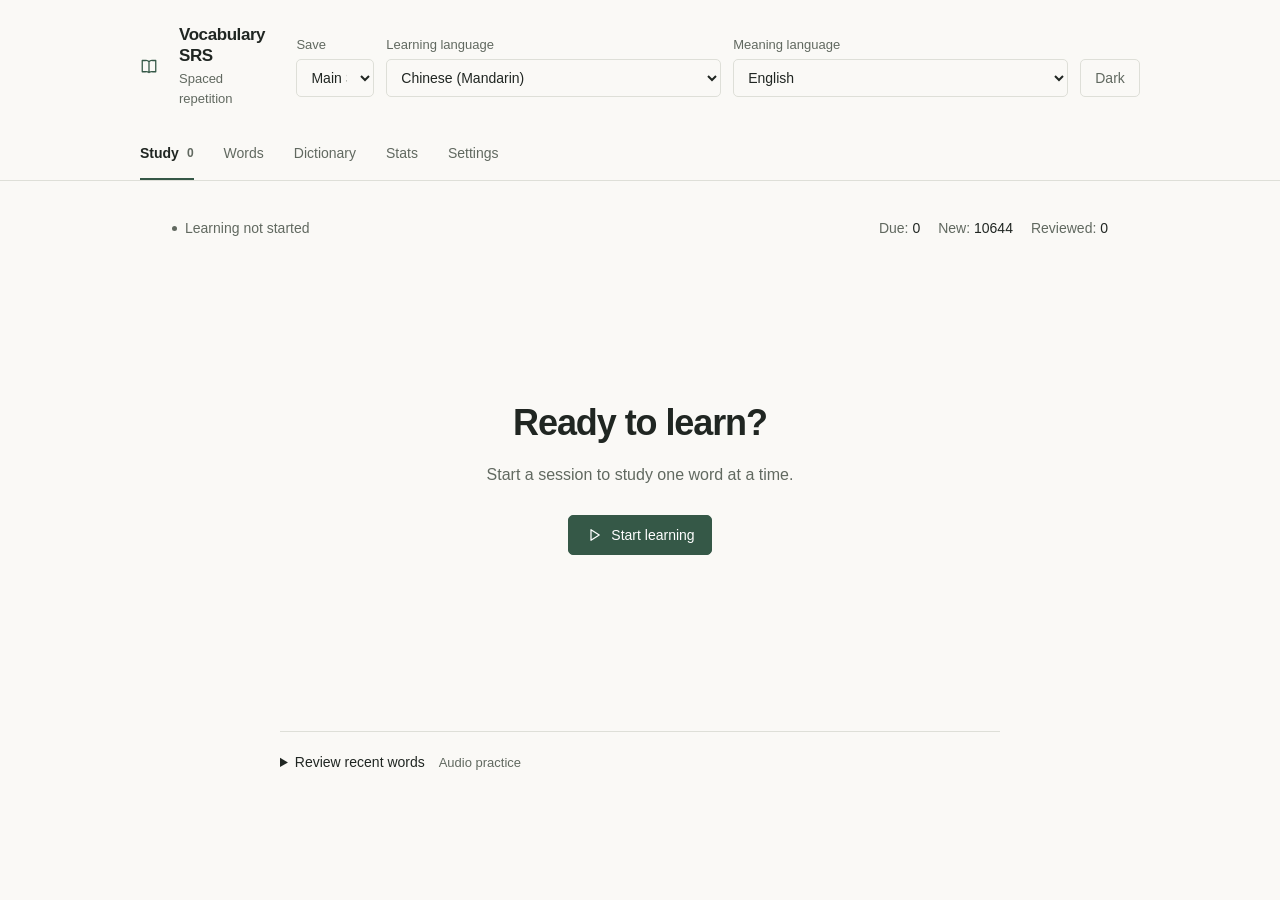
<file: docs/index.html>
<!doctype html>
<html lang="en" data-theme="light">
<head>
  <meta charset="utf-8" />
  <meta name="viewport" content="width=device-width, initial-scale=1" />
  <title>Vocabulary SRS — Spaced Repetition Language Learning</title>
  <meta name="description" content="Adaptive spaced-repetition vocabulary learning web app with meaning choices, example sentences, and audio pronunciation." />
  <link rel="icon" type="image/png" href="icons/icon32.png" />
  <link rel="apple-touch-icon" href="icons/icon128.png" />
  <link rel="manifest" href="manifest.webmanifest" />
  <meta name="theme-color" content="#355847" />
  <link rel="stylesheet" href="style.css?v=43" />
</head>
<body>
  <svg class="icon-definitions" aria-hidden="true" xmlns="http://www.w3.org/2000/svg">
    <symbol id="icon-sound" viewBox="0 0 24 24"><path d="M11 5 6 9H3v6h3l5 4V5Z"/><path d="M15 8a6 6 0 0 1 0 8m3-11a10 10 0 0 1 0 14"/></symbol>
    <symbol id="icon-play" viewBox="0 0 24 24"><path d="m8 5 11 7-11 7V5Z"/></symbol>
    <symbol id="icon-search" viewBox="0 0 24 24"><circle cx="10.5" cy="10.5" r="6.5"/><path d="m16 16 4.5 4.5"/></symbol>
    <symbol id="icon-copy" viewBox="0 0 24 24"><rect x="8" y="8" width="12" height="12" rx="2"/><path d="M16 8V4H4v12h4"/></symbol>
    <symbol id="icon-book" viewBox="0 0 24 24"><path d="M12 5v15M3 4h4a5 5 0 0 1 5 2 5 5 0 0 1 5-2h4v15h-4a7 7 0 0 0-5 1 7 7 0 0 0-5-1H3V4Z"/></symbol>
  </svg>

  <!-- Top App Header -->
  <header class="app-header">
    <div class="header-container">
      <a href="#" class="brand" id="brandLink">
        <div class="brand-icon"><svg class="ui-icon" aria-hidden="true"><use href="#icon-book"></use></svg></div>
        <div class="brand-info">
          <h1>Vocabulary SRS</h1>
          <span class="brand-badge" id="appModeBadge">Spaced repetition</span>
        </div>
      </a>

      <div class="header-actions">
        <label class="header-field save-field"><span>Save</span><select id="quickSaveSelect" class="pack-select quick-save-select" aria-label="Switch learning save file"></select></label>
        <label class="header-field language-field"><span>Learning language</span><select id="packSelect" class="pack-select" aria-label="Learning language"></select></label>
        <label class="header-field meaning-field"><span>Meaning language</span><select id="headerMeaningLanguageSelect" class="pack-select" aria-label="Meaning language"></select></label>
        <button id="themeToggle" class="icon-button" type="button" aria-label="Toggle dark mode" title="Toggle theme">
          Dark
        </button>
      </div>
    </div>
  </header>

  <!-- Navigation Tabs -->
  <nav class="nav-tabs-container" aria-label="Main navigation">
    <div class="nav-tabs">
      <button class="tab-button active" aria-current="page" data-tab="study" type="button">
        <span>Study</span>
        <span class="tab-badge" id="dueBadge">0</span>
      </button>
      <button class="tab-button" data-tab="deck" type="button">
        <span>Words</span>
      </button>
      <button class="tab-button" data-tab="translate" type="button">
        <span>Dictionary</span>
      </button>
      <button class="tab-button" data-tab="stats" type="button">
        <span>Stats</span>
      </button>
      <button class="tab-button" data-tab="settings" type="button">
        <span>Settings</span>
      </button>
    </div>
  </nav>

  <!-- Main Views Container -->
  <main class="main-content">
    <!-- STUDY TAB -->
    <section id="studyView" class="tab-view active">
      <div class="study-top-bar">
        <div class="timer-pill" id="intervalTimerPill" title="Timer interval for reminder mode">
          <span class="timer-dot"></span>
          <span id="timerStatusText">Self-paced study</span>
        </div>

        <div class="study-stats-summary">
          <div class="stat-item-inline">Due: <strong id="studyDueCount">0</strong></div>
          <div class="stat-item-inline">New: <strong id="studyNewCount">0</strong></div>
          <div class="stat-item-inline">Reviewed: <strong id="studyReviewedCount">0</strong></div>
        </div>

        <button id="pauseLearningBtn" class="btn btn-secondary session-pause-btn" type="button" hidden>
          Pause
        </button>
      </div>

      <section class="learning-session-gate" id="learningSessionGate" aria-live="polite">

        <h2 id="learningSessionTitle">Ready to learn?</h2>
        <p id="learningSessionText">Loading vocabulary…</p>
        <button id="startLearningBtn" class="btn btn-primary session-main-btn" type="button" disabled>
          <svg class="ui-icon" aria-hidden="true"><use href="#icon-play"></use></svg> Start learning
        </button>
        <button id="resumeLearningBtn" class="btn btn-primary session-main-btn" type="button" hidden>
          <svg class="ui-icon" aria-hidden="true"><use href="#icon-play"></use></svg> Resume learning
        </button>
      </section>

      <!-- Flashcard / Quiz Component -->
      <article class="flashcard" id="flashcard" aria-live="polite" hidden>
        <div class="card-header-bar">
          <span class="stage-badge" id="stageBadge">NEW WORD</span>
          <div class="speak-controls">
            <button id="speakWordBtn" class="audio-btn" type="button" aria-label="Hear word">
              <svg class="ui-icon" aria-hidden="true"><use href="#icon-sound"></use></svg> Word
            </button>
            <button id="speakSentenceBtn" class="audio-btn" type="button" aria-label="Hear sentence">
              <svg class="ui-icon" aria-hidden="true"><use href="#icon-sound"></use></svg> Sentence
            </button>
          </div>
        </div>

        <div class="term-container">
          <div class="hanzi-term" id="hanziTerm" dir="auto">加载中…</div>
          <div id="translationPromptStatus" class="translation-prompt-status" role="status" hidden>
            <span id="translationPromptMessage"></span>
            <button id="retryMeaningTranslationBtn" class="btn btn-secondary translation-retry-btn" type="button" hidden>Retry translation</button>
          </div>
          <div class="pinyin-reading" id="pinyinReading" dir="auto">loading…</div>
          <p class="language-representation" id="languageRepresentation" hidden></p>
          <p class="language-representation" id="translationOrigin"></p>
        </div>

        <!-- Meaning Quiz Choices -->
        <div class="quiz-section" id="quizSection">
          <div class="quiz-prompt" id="quizPrompt">Choose the correct meaning</div>
          <div class="choices-grid" id="choicesGrid"></div>
          <button id="photoRetryBtn" class="btn btn-secondary photo-retry-btn" type="button" hidden>Retry loading internet photos</button>
          <div class="revealed-meaning-box" id="revealedMeaning" hidden></div>
          <div id="photoCredits" class="photo-credits" hidden></div>
          <div id="aiReview" class="ai-picture-review" hidden>
            <p id="aiReviewText" role="status"></p>
            <div class="ai-picture-actions">
              <button id="aiApproveBtn" class="btn btn-primary" type="button">Good — save for this word</button>
              <button id="aiRegenerateBtn" class="btn btn-secondary" type="button">Bad — find another photo for this word</button>
            </div>
          </div>
        </div>

        <!-- Example Sentence Card -->
        <div class="example-card" id="exampleCard">
          <div class="example-header">
            <span class="example-label">Example sentence</span>
            <button id="speakExampleBtn" class="audio-btn" type="button" aria-label="Hear example sentence">
              <svg class="ui-icon" aria-hidden="true"><use href="#icon-sound"></use></svg> Listen
            </button>
          </div>
          <div class="example-hanzi" id="exampleHanzi" dir="auto">Loading example sentence…</div>
          <div class="example-pinyin" id="examplePinyin" dir="auto"></div>
          <div class="example-english" id="exampleEnglish" dir="auto"></div>

          <!-- Word Breakdown & Translation Section -->
          <div class="example-breakdown" id="exampleBreakdown" hidden>
            <div class="breakdown-header">
              <span class="breakdown-label">Word meanings</span>
              <span class="breakdown-hint">Meanings from the selected offline dictionary</span>
            </div>
            <div class="breakdown-chips" id="breakdownChips"></div>
          </div>
        </div>

        <!-- Review Controls Panel -->
        <div class="review-actions-panel" id="reviewActionsPanel">
          <div class="actions-label" id="actionsLabel">Review this word</div>
          <div class="action-buttons-row">
            <button id="newWordBtn" class="btn btn-secondary" type="button" title="Defer card without learning (Shortcut: N)">
              New Word (N)
            </button>
            <button id="forgetBtn" class="btn btn-danger" type="button" title="Reset interval (Shortcut: F)">
              Forget (F)
            </button>
            <button id="rememberBtn" class="btn btn-success" type="button" title="Increase interval (Shortcut: R)">
              Remember (R)
            </button>
            <button id="nextCardBtn" class="btn btn-primary btn-next" type="button" title="Next card (Shortcut: Space or Enter)">
              Next Card →
            </button>
          </div>
        </div>

        <!-- Keyboard Shortcuts Hint Bar -->
        <div class="keyboard-bar">
          <span><span class="kbd">1</span> <span class="kbd">2</span> <span class="kbd">3</span> Answer</span>
          <span><span class="kbd">Space</span> Audio / Next</span>
          <span><span class="kbd">R</span> Remember</span>
          <span><span class="kbd">F</span> Forget</span>
        </div>
      </article>
      <details class="review-tools">
        <summary>Review recent words <span>Audio practice</span></summary>
      <section class="word-loop-panel" id="wordLoopPanel" aria-labelledby="wordLoopTitle">
        <div class="word-loop-heading">
          <div>
            <h2 id="wordLoopTitle">Word loop</h2>
            <p>Listen again to recently studied words, one at a time.</p>
          </div>
          <div class="word-loop-controls">
            <label class="word-loop-field">
              <span>Words</span>
              <input type="number" id="wordLoopCount" class="input-number" min="1" max="10000" step="1" value="10" />
            </label>
            <label class="word-loop-field">
              <span>Repeats per word (<strong id="wordRepeatLabel">2</strong>×)</span>
              <input type="number" id="wordRepeatCount" class="input-number" min="1" max="10" step="1" value="2" />
            </label>
            <button id="startWordLoopBtn" class="btn btn-primary" type="button"><svg class="ui-icon" aria-hidden="true"><use href="#icon-play"></use></svg> Start loop</button>
            <button id="stopWordLoopBtn" class="btn btn-secondary" type="button" hidden>Stop</button>
          </div>
        </div>
        <p id="wordLoopStatus" class="word-loop-status" role="status">Choose how many recent words to review, then start the loop.</p>
        <div id="wordLoopPreview" class="word-loop-current" aria-live="polite" aria-atomic="true">
          <span id="wordLoopCurrentWord" dir="auto" class="word-loop-current-word">—</span>
          <span id="wordLoopCurrentReading" dir="auto" class="word-loop-current-reading" hidden></span>
          <span id="wordLoopCurrentSeparator" class="word-loop-current-separator" aria-hidden="true">—</span>
          <span id="wordLoopCurrentMeaning" dir="auto" class="word-loop-current-meaning">The current word will appear here.</span>
        </div>
      </section>
      </details>
    </section>

    <!-- WORD LIST / DECK BROWSER TAB -->
    <section id="deckView" class="tab-view">
      <div class="deck-controls">
        <div class="search-box">
          <span class="search-icon"><svg class="ui-icon" aria-hidden="true"><use href="#icon-search"></use></svg></span>
          <input type="text" id="deckSearchInput" class="search-input" placeholder="Search words, readings, or meanings..." />
        </div>
        <div class="filter-chips">
          <button class="chip active" data-filter="all" type="button">All (<span id="countAll">0</span>)</button>
          <button class="chip" data-filter="due" type="button">Due (<span id="countDue">0</span>)</button>
          <button class="chip" data-filter="reviewed" type="button">Reviewed (<span id="countReviewed">0</span>)</button>
          <button class="chip" data-filter="new" type="button">New (<span id="countNew">0</span>)</button>
        </div>
      </div>

      <div class="word-list" id="deckWordList">
        <!-- Rendered dynamically -->
      </div>
    </section>

    <!-- TRANSLATE TAB -->
    <section id="translateView" class="tab-view">
      <div class="translate-container">
        <div class="translate-header">
          <h2>Dictionary</h2>
          <p>Look up words using your learning and meaning language columns.</p>
        </div>

        <!-- Quick Sample Chips -->
        <div class="sample-chips-bar">
          <span class="sample-label">Try</span>
          <button class="sample-chip" type="button" data-sample="你好">你好</button>
          <button class="sample-chip" type="button" data-sample="学习">学习</button>
          <button class="sample-chip" type="button" data-sample="词典">词典</button>
          <button class="sample-chip" type="button" data-sample="水">水</button>
        </div>

        <!-- Input Area Card -->
        <div class="translate-input-card">
          <div class="textarea-wrapper">
            <textarea
              id="translateInput" dir="auto"
              class="translate-textarea"
              rows="3"
              placeholder="Enter a word or phrase"
              aria-label="Word or phrase in the selected learning language"
            ></textarea>
            <button id="clearTranslateBtn" class="clear-input-btn" type="button" title="Clear text" hidden>✕</button>
          </div>

          <div class="translate-actions-bar">
            <div class="input-meta">
              <span id="translateCharCount" class="char-count">0 characters</span>
              <span id="translateStatusIndicator" class="status-indicator"></span>
            </div>
            <div class="action-buttons-group">
              <button id="speakInputBtn" class="btn btn-secondary btn-icon-text" type="button" title="Pronounce text in the learning language">
                <svg class="ui-icon" aria-hidden="true"><use href="#icon-sound"></use></svg> Listen
              </button>
              <label for="translateTargetSelect">To
                <select id="translateTargetSelect" class="pack-select" aria-label="Translation target language">
                  <option value="en">English</option>
                  <option value="vi">Vietnamese (Tiếng Việt)</option>
                  <option value="fr">French</option>
                  <option value="es">Spanish</option>
                  <option value="de">German</option>
                  <option value="ja">Japanese</option>
                  <option value="ko">Korean</option>
                  <option value="zh-CN">Chinese (Simplified)</option>
                  <option value="th">Thai</option>
                  <option value="id">Indonesian</option>
                </select>
              </label>
              <button id="translateBtn" class="btn btn-primary" type="button">
                Look up
              </button>
            </div>
          </div>
        </div>

        <!-- Results Container -->
        <div id="translateResult" class="translate-result-container" hidden>
          <!-- Full Sentence Translation Card -->
          <div class="translate-card sentence-result-card">
            <div class="result-card-header">
              <span class="result-label">Dictionary entry</span>
              <div class="result-card-actions">
                <button id="speakResultBtn" class="audio-btn" type="button" title="Listen to sentence">
                  <svg class="ui-icon" aria-hidden="true"><use href="#icon-sound"></use></svg> Speak
                </button>
                <button id="copyTranslationBtn" class="icon-button" type="button" title="Copy dictionary meaning">
                  <svg class="ui-icon" aria-hidden="true"><use href="#icon-copy"></use></svg>
                </button>
              </div>
            </div>
            <div class="result-chinese" id="resultChinese" dir="auto"></div>
            <div class="result-pinyin" id="resultPinyin"></div>
            <div class="result-english" id="resultEnglish" dir="auto"></div>
          </div>

          <!-- Word-by-Word Breakdown Card -->
          <div class="translate-card words-result-card" id="translateWordsCard">
            <div class="result-card-header">
              <span class="result-label">Word meanings</span>
              <span class="result-hint">Senses and translation origin</span>
            </div>
            <div class="word-breakdown-grid" id="translateWordsGrid"></div>
          </div>
        </div>
      </div>
    </section>

    <!-- STATISTICS TAB -->
    <section id="statsView" class="tab-view">
      <div class="stats-grid">
        <div class="stat-box">
          <div class="stat-number" id="statsTotal">10000</div>
          <div class="stat-label">Total Words</div>
        </div>
        <div class="stat-box">
          <div class="stat-number" id="statsReviewed">0</div>
          <div class="stat-label">Reviewed</div>
        </div>
        <div class="stat-box">
          <div class="stat-number" id="statsDue">0</div>
          <div class="stat-label">Due For Review</div>
        </div>
        <div class="stat-box">
          <div class="stat-number" id="statsNew">10000</div>
          <div class="stat-label">Unseen (New)</div>
        </div>
        <div class="stat-box">
          <div class="stat-number" id="statsRetention">100%</div>
          <div class="stat-label">Retention Rate</div>
        </div>
        <div class="stat-box">
          <div class="stat-number" id="statsLapses">0</div>
          <div class="stat-label">Total Lapses</div>
        </div>
      </div>

      <div class="progress-section">
        <div class="progress-header">
          <span>Mastery Distribution</span>
          <span id="progressPercentText">0% mastered</span>
        </div>
        <div class="progress-bar-container">
          <div class="progress-segment segment-learned" id="segmentLearned" style="width: 0%;"></div>
          <div class="progress-segment segment-learning" id="segmentLearning" style="width: 0%;"></div>
          <div class="progress-segment segment-new" id="segmentNew" style="width: 100%;"></div>
        </div>
        <div class="progress-legend">
          <span><span class="legend-dot" style="background: var(--success);"></span>Mastered (Repetitions &gt; 3)</span>
          <span><span class="legend-dot" style="background: var(--primary);"></span>Learning (In review)</span>
          <span><span class="legend-dot" style="background: var(--border-color);"></span>New (Unseen)</span>
        </div>
      </div>
    </section>

    <!-- SETTINGS TAB -->
    <section id="settingsView" class="tab-view">
      <div class="settings-panel">
        <header class="settings-heading">
          <h2>Settings</h2>
          <p>Changes save automatically. Save settings stores everything together.</p>
        </header>
        <div class="settings-savebar">
          <button id="saveSettingsBtn" class="btn btn-primary" type="button">Save settings</button>
          <span id="settingsSaveStatus" role="status">Ready</span>
        </div>

        <div class="settings-group">
          <h2 class="settings-group-title">Learning</h2>
          <div class="setting-row">
            <div class="setting-info"><label for="learningModeSelect">Quiz direction</label><p>Study words, meanings or pictures. Picture search uses Wikimedia Commons. Your selection is saved until changed.</p></div>
            <div class="setting-control">
              <select id="learningModeSelect" class="pack-select">
                <option value="chinese-to-english">Mode 1: Chinese → meaning</option>
                <option value="english-to-chinese">Mode 2: meaning → Chinese</option>
                <option value="chinese-to-picture">Mode 3: Chinese → Picture</option>
              </select>
            </div>
          </div>
          <div class="setting-row">
            <div class="setting-info"><label for="meaningLanguageSelect">Meaning language</label><p id="dictionaryCoverage" role="status">Loading installed dictionaries…</p></div>
            <div class="setting-control">
              <select id="meaningLanguageSelect" class="pack-select">
                <option value="en">English</option>
                <option value="vi">Vietnamese (Tiếng Việt)</option>
                <option value="fr">French</option>
                <option value="es">Spanish</option>
                <option value="de">German</option>
                <option value="ja">Japanese</option>
                <option value="ko">Korean</option>
                <option value="zh-CN">Chinese (Simplified)</option>
                <option value="th">Thai</option>
                <option value="id">Indonesian</option>
              </select>
            </div>
          </div>
        </div>

        <div class="settings-group">
          <h2 class="settings-group-title">Audio</h2>
          <div class="setting-row">
            <div class="setting-info"><label for="readWordToggle">Read word automatically</label></div>
            <label class="toggle-switch">
              <input type="checkbox" id="readWordToggle" checked />
              <span class="slider"></span>
            </label>
          </div>
          <div class="setting-row">
            <div class="setting-info"><label for="readSentenceToggle">Read example sentence automatically</label></div>
            <label class="toggle-switch">
              <input type="checkbox" id="readSentenceToggle" checked />
              <span class="slider"></span>
            </label>
          </div>
          <div class="setting-row">
            <div class="setting-info"><label for="volumeRange">Volume <span id="volumeLabel">100%</span></label></div>
            <div class="setting-control">
              <input type="range" id="volumeRange" class="input-range" min="0" max="100" step="5" value="100" />
            </div>
          </div>
          <div class="setting-row">
            <div class="setting-info"><label for="speedRange">Speech speed <span id="speedLabel">0.85x</span></label></div>
            <div class="setting-control">
              <input type="range" id="speedRange" class="input-range" min="0.5" max="1.5" step="0.05" value="0.85" />
            </div>
          </div>
          <details class="settings-advanced">
            <summary>More audio options</summary>
            <div class="setting-row">
              <div class="setting-info"><label for="audioEngineSelect">Audio engine</label></div>
              <div class="setting-control">
                <select id="audioEngineSelect" class="pack-select">
                  <option value="auto">Auto</option>
                  <option value="online">Online audio</option>
                  <option value="speechSynthesis">Device voice only</option>
                </select>
              </div>
            </div>
            <div class="setting-row">
              <div class="setting-info"><label for="voiceSelect">Pronunciation voice</label></div>
              <div class="setting-control"><select id="voiceSelect" class="pack-select"></select></div>
            </div>
          </details>
        </div>

        <details class="settings-advanced">
          <summary>Reminder options</summary>
          <div class="settings-group">
            <div class="setting-row">
              <div class="setting-info"><label for="reminderEnabled">Automatic card reminders</label><p>Periodically show the next card while learning is active.</p></div>
              <label class="toggle-switch"><input type="checkbox" id="reminderEnabled" /><span class="slider"></span></label>
            </div>
            <div class="setting-row time-setting-row">
              <div class="setting-info"><label>Reminder interval</label><p>Time between automatic cards (total: <strong id="intervalSummaryText">15m</strong>).</p></div>
              <div class="time-picker-controls">
                <div class="time-unit-box"><input type="number" id="intervalHoursInput" class="input-time" min="0" max="72" value="0" aria-label="Hours" /><span class="time-unit-label">hours</span></div>
                <span class="time-separator">:</span>
                <div class="time-unit-box"><input type="number" id="intervalMinutesInput" class="input-time" min="0" max="59" value="15" aria-label="Minutes" /><span class="time-unit-label">min</span></div>
                <span class="time-separator">:</span>
                <div class="time-unit-box"><input type="number" id="intervalSecondsInput" class="input-time" min="0" max="59" value="0" aria-label="Seconds" /><span class="time-unit-label">sec</span></div>
              </div>
            </div>
            <div class="interval-presets-row">
              <span class="presets-label">Presets:</span>
              <div class="presets-buttons">
                <button type="button" class="preset-btn" data-hours="0" data-minutes="0" data-seconds="10">10s</button>
                <button type="button" class="preset-btn" data-hours="0" data-minutes="0" data-seconds="30">30s</button>
                <button type="button" class="preset-btn" data-hours="0" data-minutes="1" data-seconds="0">1m</button>
                <button type="button" class="preset-btn" data-hours="0" data-minutes="5" data-seconds="0">5m</button>
                <button type="button" class="preset-btn" data-hours="0" data-minutes="15" data-seconds="0">15m</button>
                <button type="button" class="preset-btn" data-hours="0" data-minutes="30" data-seconds="0">30m</button>
                <button type="button" class="preset-btn" data-hours="1" data-minutes="0" data-seconds="0">1h</button>
              </div>
            </div>
            <div class="setting-row">
              <div class="setting-info"><label for="enableBrowserNotifications">Browser notifications</label><p>Notify you when a card is due in the background.</p></div>
              <label class="toggle-switch"><input type="checkbox" id="enableBrowserNotifications" /><span class="slider"></span></label>
            </div>
          </div>
        </details>

        <details class="settings-advanced settings-data-advanced">
          <summary>Save files and backups</summary>
          <div class="settings-group">
            <h2 class="settings-group-title">Save file</h2>
            <div class="setting-row">
              <div class="setting-info"><label for="saveSlotSelect">Current save</label></div>
              <div class="setting-control">
                <select id="saveSlotSelect" class="pack-select" aria-label="Select a learning save"></select>
              </div>
            </div>
            <div class="save-slots-actions">
              <button id="newSaveBtn" class="btn btn-secondary" type="button">New</button>
              <button id="duplicateSaveBtn" class="btn btn-secondary" type="button">Duplicate</button>
              <button id="renameSaveBtn" class="btn btn-secondary" type="button">Rename</button>
              <button id="deleteSaveBtn" class="btn btn-danger" type="button">Delete</button>
            </div>
            <p id="activeSaveInfo" class="save-slot-info" role="status">Main Save is selected.</p>
            <p class="save-slot-tip">Saves stay in this browser. Export a backup before clearing browser data.</p>
          </div>
          <div class="settings-group">
            <h2 class="settings-group-title">Backups</h2>
            <div class="setting-row">
              <div class="setting-info"><label>Export current save</label></div>
              <button id="exportDataBtn" class="btn btn-secondary" type="button">Export JSON</button>
            </div>
            <div class="setting-row">
              <div class="setting-info"><label>Import progress</label></div>
              <div class="setting-control">
                <input type="file" id="importFileInput" accept=".json" style="display:none;" />
                <button id="importDataBtn" class="btn btn-secondary" type="button">Import progress</button>
              </div>
            </div>
            <div class="setting-row">
              <div class="setting-info"><label>Import as a new save</label></div>
              <div class="setting-control">
                <input type="file" id="importSaveFile" accept=".json,application/json" hidden />
                <button id="importSaveBtn" class="btn btn-secondary" type="button">Import save</button>
              </div>
            </div>
            <div class="setting-row">
              <div class="setting-info"><label>Reset progress</label></div>
              <button id="resetDataBtn" class="btn btn-danger" type="button">Reset all</button>
            </div>
          </div>
          <div class="settings-group">
            <h2 class="settings-group-title">Dictionary and vocabulary sources</h2>
            <p class="save-slot-tip">Offline vocabulary uses assistant-generated translations where available, plus IDS, WOLD and published bilingual dictionaries. Coverage varies by language pair. <a href="dictionary/GENERATED.md" target="_blank" rel="noopener noreferrer">View the 40-language generated coverage and limitations</a>. <a href="dictionary/LANGUAGES.md" target="_blank" rel="noopener noreferrer">View the 356 published language varieties</a>. <a href="dictionary/README.md" target="_blank" rel="noopener noreferrer">View sources, licenses and extension format</a>.</p>
            <p class="save-slot-tip">The 10,000-word catalog includes 9,000 frequency-ranked entries and example sentences adapted from Zhongdex by SayMei and CC-CEDICT, licensed under CC BY-SA 4.0. <a href="VOCABULARY_SOURCES.md" target="_blank" rel="noopener noreferrer">View sources, attribution and license</a>.</p>
          </div>
        </details>
      </div>
    </section>
  </main>

  <!-- Reset Confirmation Modal -->
  <div class="modal-overlay" id="resetModal" hidden style="display: none;" onclick="if(event.target===this){this.classList.remove('active');this.style.display='none';this.setAttribute('hidden','');}">
    <div class="modal-card">
      <h3 class="modal-title">Reset Learning Progress?</h3>
      <p class="modal-desc">This will erase all SRS review intervals, repetitions, and history for this vocabulary pack. This action cannot be undone unless you have an exported backup.</p>
      <div class="modal-actions">
        <button id="cancelResetBtn" class="btn btn-secondary" type="button" onclick="const m=document.getElementById('resetModal');if(m){m.classList.remove('active');m.style.display='none';m.setAttribute('hidden','');}">Cancel</button>
        <button id="confirmResetBtn" class="btn btn-danger" type="button">Yes, Reset Progress</button>
      </div>
    </div>
  </div>

  <!-- Toast Notification Container -->
  <div class="toast-container" id="toastContainer"></div>

  <!-- Load Scripts -->
  <script src="srs.js?v=19"></script>
  <script src="translation.js?v=43"></script>
  <script src="ai-image-config.js?v=34"></script>
  <script src="picture-catalog.js?v=30"></script>
  <script src="internet-picture.js?v=34"></script>
  <script src="app.js?v=43"></script>
</body>
</html>
</file>
<file: docs/style.css>
/* Vocabulary SRS — minimalist, word-centered interface. */
:root {
  color-scheme: light;
  --bg-app: #faf9f6;
  --bg-header: #faf9f6;
  --bg-card: #ffffff;
  --bg-card-sub: #f2f3ee;
  --bg-hover: #eef0e9;
  --text-main: #202622;
  --text-secondary: #616960;
  --text-muted: #697166;
  --border-color: #dedfd8;
  --primary: #355847;
  --primary-light: #e9f0e8;
  --primary-border: #b9cbbb;
  --success: #355e44;
  --success-light: #e9f1e9;
  --success-text: #28523c;
  --success-border: #afc9b3;
  --danger: #a33c36;
  --danger-light: #f8ebe7;
  --danger-text: #90362f;
  --danger-border: #dbb3aa;
  --font-sans: -apple-system, BlinkMacSystemFont, "Segoe UI", sans-serif;
  --font-hanzi: "Noto Sans CJK SC", "Microsoft YaHei", "PingFang SC", var(--font-sans);
  --radius-sm: 5px;
  --radius-md: 8px;
  --radius-lg: 12px;
  --radius-full: 99px;
  --shadow-sm: none;
  --shadow-md: none;
  --shadow-lg: none;
  --transition: background-color 160ms ease-out, color 160ms ease-out, border-color 160ms ease-out;
}

[data-theme="dark"] {
  color-scheme: dark;
  --bg-app: #171c19;
  --bg-header: #171c19;
  --bg-card: #1e2521;
  --bg-card-sub: #242d26;
  --bg-hover: #2b352e;
  --text-main: #edf0e9;
  --text-secondary: #b0b9ae;
  --text-muted: #a5aea1;
  --border-color: #3b443c;
  --primary: #b1d0b7;
  --primary-light: #2b3c2e;
  --primary-border: #58735d;
  --success: #a5c9ae;
  --success-light: #263a2c;
  --success-text: #bddfc3;
  --success-border: #5a7c61;
  --danger: #e5a69a;
  --danger-light: #3d2926;
  --danger-text: #f0b8ac;
  --danger-border: #8d5c53;
}

* {
  box-sizing: border-box;
}

[hidden] {
  display: none !important;
}

body {
  margin: 0;
  background: var(--bg-app);
  color: var(--text-main);
  font: 16px/1.55 var(--font-sans);
  -webkit-font-smoothing: antialiased;
}

h1, h2, h3, p {
  margin: 0;
}

h1, h2, h3 {
  font-weight: 600;
  line-height: 1.25;
}

button, input, select, textarea {
  font: inherit;
}

button, select, summary {
  cursor: pointer;
}

button {
  color: inherit;
}

button, input, select, textarea {
  transition: var(--transition);
}

button:disabled {
  cursor: default;
  opacity: 0.55;
}

a {
  color: var(--primary);
  text-underline-offset: 4px;
}

::selection {
  background: var(--primary-border);
  color: var(--text-main);
}

::placeholder {
  color: var(--text-muted);
  opacity: 1;
}

:focus-visible {
  outline: 2px solid var(--primary);
  outline-offset: 4px;
}

input, textarea {
  caret-color: var(--primary);
}

.ui-icon {
  width: 18px;
  height: 18px;
  flex: 0 0 18px;
  fill: none;
  stroke: currentColor;
  stroke-width: 1.7;
  stroke-linecap: round;
  stroke-linejoin: round;
}

.icon-definitions {
  position: absolute;
  width: 0;
  height: 0;
  overflow: hidden;
}

/* Context and navigation */
.app-header {
  padding: 24px 32px 20px;
}

.header-container, .nav-tabs {
  max-width: 1000px;
  margin: 0 auto;
  display: flex;
  align-items: center;
  justify-content: space-between;
  gap: 24px;
}

.brand {
  display: flex;
  align-items: center;
  gap: 12px;
  color: inherit;
  text-decoration: none;
}

.brand-icon {
  display: flex;
  align-items: center;
  color: var(--primary);
}

.brand-icon .ui-icon {
  width: 27px;
  height: 27px;
}

.brand-info h1 {
  font-size: 17px;
  letter-spacing: -0.025em;
}

.brand-badge {
  display: block;
  margin-top: 2px;
  font-size: 13px;
  color: var(--text-secondary);
}

.header-actions {
  display: flex;
  align-items: flex-end;
  gap: 12px;
  min-width: 0;
}

.header-field {
  display: grid;
  gap: 4px;
  min-width: 0;
}

.header-field > span {
  color: var(--text-secondary);
  font-size: 13px;
}

.save-field {
  max-width: 145px;
}

.language-field {
  max-width: 365px;
}

.pack-select, .input-number, .input-time, .search-input {
  min-height: 38px;
  border: 1px solid var(--border-color);
  border-radius: var(--radius-sm);
  background: transparent;
  padding: 6px 10px;
  color: var(--text-main);
  font-size: 14px;
  min-width: 0;
  max-width: 100%;
}

.pack-select {
  width: 100%;
}

.pack-select:hover {
  border-color: var(--text-secondary);
}

.pack-select option {
  background: var(--bg-card);
}

.icon-button, .audio-btn {
  display: inline-flex;
  align-items: center;
  justify-content: center;
  gap: 7px;
  min-height: 38px;
  padding: 7px 11px;
  border: 1px solid var(--border-color);
  border-radius: var(--radius-sm);
  background: transparent;
  color: var(--text-secondary);
  font-size: 14px;
  line-height: 1.3;
}

.icon-button:hover, .audio-btn:hover {
  background: var(--bg-hover);
  color: var(--text-main);
}

#themeToggle {
  min-width: 60px;
}

.nav-tabs-container {
  border-bottom: 1px solid var(--border-color);
  padding: 0 32px;
}

.nav-tabs {
  justify-content: flex-start;
  gap: 30px;
  overflow-x: auto;
  scrollbar-width: thin;
}

.tab-button {
  display: inline-flex;
  align-items: center;
  gap: 8px;
  padding: 14px 0;
  border: 0;
  border-bottom: 2px solid transparent;
  background: transparent;
  color: var(--text-secondary);
  font-size: 14px;
  white-space: nowrap;
}

.tab-button:hover {
  color: var(--text-main);
}

.tab-button.active {
  color: var(--text-main);
  border-bottom-color: var(--primary);
  font-weight: 600;
}

.tab-badge {
  font-size: 12px;
  color: var(--text-secondary);
  font-variant-numeric: tabular-nums;
}

.tab-badge:empty {
  display: none;
}

.main-content {
  width: 100%;
  max-width: 1000px;
  margin: 0 auto;
  padding: 28px 32px 64px;
}

.tab-view {
  display: none;
}

.tab-view.active {
  display: block;
}

/* One word at a time */
.study-top-bar {
  display: flex;
  align-items: center;
  flex-wrap: wrap;
  gap: 16px;
  min-height: 38px;
}

.timer-pill {
  display: inline-flex;
  align-items: center;
  gap: 8px;
  font-size: 14px;
  color: var(--text-secondary);
}

.timer-dot {
  width: 5px;
  height: 5px;
  border-radius: 50%;
  background: var(--text-secondary);
}

.timer-pill.active .timer-dot {
  background: var(--success);
}

.study-stats-summary {
  margin-left: auto;
  display: flex;
  gap: 18px;
  font-size: 14px;
  color: var(--text-secondary);
}

.stat-item-inline strong {
  color: var(--text-main);
  font-weight: 500;
  font-variant-numeric: tabular-nums;
}

.session-pause-btn {
  margin-left: 4px;
}

.learning-session-gate {
  display: flex;
  flex-direction: column;
  align-items: center;
  justify-content: center;
  min-height: 460px;
  padding: 64px 16px;
  gap: 18px;
  text-align: center;
}

.learning-session-gate h2 {
  font-size: 36px;
  letter-spacing: -0.03em;
}

.learning-session-gate p {
  max-width: 440px;
  color: var(--text-secondary);
}

.session-main-btn {
  margin-top: 10px;
}

.flashcard {
  max-width: 720px;
  margin: 28px auto 0;
  padding: 16px 12px 32px;
  text-align: center;
}

.card-header-bar {
  display: flex;
  justify-content: space-between;
  align-items: center;
  gap: 16px;
}

.stage-badge {
  font-size: 12px;
  text-transform: lowercase;
  color: var(--text-secondary);
}

.stage-badge::first-letter {
  text-transform: uppercase;
}

.stage-badge.due {
  color: var(--danger);
}

.stage-badge.mastered {
  color: var(--success);
}

.speak-controls {
  display: flex;
  gap: 8px;
}

.speak-controls .audio-btn {
  border-color: transparent;
}

.term-container {
  margin: 38px 0 28px;
}

.hanzi-term {
  font: 500 80px/1.25 var(--font-hanzi);
  letter-spacing: -0.025em;
  overflow-wrap: anywhere;
}

.hanzi-term.english-prompt {
  font-family: var(--font-sans);
  font-size: 40px;
  line-height: 1.35;
  letter-spacing: -0.025em;
}

.pinyin-reading {
  margin-top: 12px;
  font-size: 21px;
  color: var(--text-secondary);
}

.quiz-section {
  margin-top: 30px;
}

.quiz-prompt {
  margin-bottom: 18px;
  color: var(--text-secondary);
  font-size: 14px;
}

.choices-grid {
  display: grid;
  grid-template-columns: 1fr;
  max-width: 600px;
  gap: 8px;
  margin: 0 auto;
}

.choice-btn {
  display: flex;
  align-items: center;
  justify-content: space-between;
  gap: 24px;
  width: 100%;
  padding: 17px 20px;
  min-height: 62px;
  border: 1px solid var(--border-color);
  border-radius: var(--radius-md);
  background: var(--bg-card);
  text-align: left;
  font-size: 16px;
  line-height: 1.55;
  overflow-wrap: anywhere;
}

.choice-btn:hover:not(:disabled) {
  background: var(--bg-hover);
  border-color: var(--primary);
}

.choice-btn-chinese {
  font-family: var(--font-hanzi);
  font-size: 24px;
}

.choice-key-hint {
  flex-shrink: 0;
  color: var(--text-muted);
  font: 12px var(--font-sans);
}

.choice-btn:disabled {
  opacity: 1;
}

.choice-btn.correct {
  background: var(--success-light);
  border-color: var(--success-border);
  color: var(--success-text);
}

.choice-btn.wrong {
  background: var(--danger-light);
  border-color: var(--danger-border);
  color: var(--danger-text);
  text-decoration: line-through;
}

.revealed-meaning-box {
  margin: 20px auto 0;
  max-width: 600px;
  color: var(--success-text);
  font-size: 16px;
  line-height: 1.6;
}

.example-card {
  max-width: 600px;
  margin: 32px auto 0;
  padding-top: 24px;
  border-top: 1px solid var(--border-color);
  text-align: left;
}

.example-header, .breakdown-header {
  display: flex;
  justify-content: space-between;
  align-items: center;
  gap: 16px;
  margin-bottom: 12px;
}

.example-label, .breakdown-label, .breakdown-hint {
  font-size: 14px;
  color: var(--text-secondary);
}

.example-hanzi {
  font-size: 22px;
  line-height: 1.6;
}

.example-pinyin, .example-english {
  margin-top: 8px;
  color: var(--text-secondary);
}

.example-breakdown {
  margin-top: 20px;
}

.breakdown-chips {
  display: flex;
  flex-wrap: wrap;
  gap: 8px;
}

.word-chip {
  padding: 4px 8px;
  background: var(--bg-card-sub);
  border-radius: 5px;
  font-size: 14px;
}

.chip-meaning {
  color: var(--text-secondary);
}

.chip-ext {
  display: none;
}

.review-actions-panel {
  max-width: 600px;
  margin: 30px auto 0;
  padding-top: 22px;
  border-top: 1px solid var(--border-color);
}

.actions-label {
  display: none;
}

.action-buttons-row {
  display: flex;
  flex-wrap: wrap;
  justify-content: center;
  gap: 8px;
}

.action-buttons-row .btn {
  font-size: 14px;
}

.keyboard-bar {
  display: flex;
  flex-wrap: wrap;
  justify-content: center;
  gap: 18px;
  margin-top: 26px;
  color: var(--text-secondary);
  font-size: 12px;
}

.kbd {
  color: var(--text-main);
  font-variant-numeric: tabular-nums;
  margin-right: 3px;
}

/* Secondary review tools */
.review-tools {
  max-width: 720px;
  margin: 24px auto 0;
  border-top: 1px solid var(--border-color);
}

.review-tools > summary {
  padding: 20px 0;
  font-size: 14px;
  color: var(--text-main);
}

.review-tools > summary > span {
  margin-left: 10px;
  color: var(--text-secondary);
  font-size: 13px;
}

.word-loop-panel {
  padding: 4px 0 24px;
}

.word-loop-heading {
  display: flex;
  flex-wrap: wrap;
  align-items: flex-start;
  justify-content: space-between;
  gap: 24px;
}

.word-loop-heading h2 {
  font-size: 18px;
}

.word-loop-heading p {
  max-width: 310px;
  margin-top: 6px;
  color: var(--text-secondary);
  font-size: 14px;
}

.word-loop-controls {
  display: flex;
  align-items: flex-end;
  flex-wrap: wrap;
  gap: 10px;
}

.word-loop-field {
  display: grid;
  gap: 6px;
  font-size: 13px;
  color: var(--text-secondary);
}

.input-number {
  width: 80px;
}

.word-loop-status {
  margin: 20px 0 8px;
  font-size: 14px;
  color: var(--text-secondary);
}

.word-loop-current {
  display: flex;
  flex-wrap: wrap;
  align-items: baseline;
  gap: 10px;
}

.word-loop-current-word {
  font: 500 26px var(--font-hanzi);
}

.word-loop-current-reading {
  font-size: 15px;
  color: var(--text-secondary);
}

.word-loop-current-separator, .word-loop-current-meaning {
  color: var(--text-secondary);
}

/* Buttons and compact input controls */
.btn {
  display: inline-flex;
  align-items: center;
  justify-content: center;
  gap: 8px;
  min-height: 40px;
  padding: 9px 16px;
  border: 1px solid transparent;
  border-radius: var(--radius-sm);
  background: transparent;
  font-size: 14px;
  font-weight: 500;
  line-height: 1.4;
  text-decoration: none;
}

.btn-primary {
  background: #355847;
  border-color: #355847;
  color: #ffffff;
}

.btn-primary:hover:not(:disabled) {
  background: #284735;
  border-color: #284735;
}

[data-theme="dark"] .btn-primary {
  background: #b1d0b7;
  border-color: #b1d0b7;
  color: #17281c;
}

.btn-secondary {
  border-color: var(--border-color);
  color: var(--text-main);
}

.btn-secondary:hover:not(:disabled) {
  background: var(--bg-hover);
}

.btn-success {
  color: var(--success-text);
  border-color: var(--success-border);
}

.btn-success:hover {
  background: var(--success-light);
}

.btn-danger {
  color: var(--danger-text);
  border-color: var(--danger-border);
}

.btn-danger:hover {
  background: var(--danger-light);
}

.btn-next {
  background: var(--text-main);
  color: var(--bg-app);
}

.btn-next:hover {
  opacity: 0.85;
}

/* Searchable vocabulary list */
.deck-controls {
  display: grid;
  gap: 20px;
  margin-bottom: 24px;
}

.search-box {
  display: flex;
  align-items: center;
  gap: 12px;
  padding: 11px 0;
  border-bottom: 1px solid var(--border-color);
}

.search-icon {
  display: flex;
  color: var(--text-secondary);
}

.search-input {
  flex: 1;
  border: 0;
  padding: 0;
  min-width: 0;
  background: transparent;
  font-size: 16px;
}

.filter-chips, .presets-buttons, .save-slots-actions {
  display: flex;
  flex-wrap: wrap;
  gap: 8px;
}

.chip, .preset-btn, .sample-chip {
  border: 1px solid var(--border-color);
  border-radius: 5px;
  background: transparent;
  color: var(--text-secondary);
  padding: 6px 12px;
  font-size: 14px;
}

.chip.active, .preset-btn.active {
  background: var(--primary-light);
  color: var(--primary);
  border-color: var(--primary-border);
}

.chip:hover, .preset-btn:hover, .sample-chip:hover {
  background: var(--bg-hover);
  color: var(--text-main);
}

.word-row-card {
  display: flex;
  align-items: center;
  justify-content: space-between;
  gap: 24px;
  border-bottom: 1px solid var(--border-color);
  padding: 20px 0;
  cursor: pointer;
}

.word-row-card:hover {
  background: var(--bg-hover);
}

.word-main-info {
  display: flex;
  align-items: baseline;
  gap: 28px;
  min-width: 0;
  flex: 1;
  padding: 0;
  border: 0;
  background: transparent;
  text-align: left;
  color: inherit;
}

.word-hanzi {
  flex: 0 0 125px;
  font: 500 25px var(--font-hanzi);
  overflow-wrap: anywhere;
}

.word-reading-meaning {
  min-width: 0;
}

.word-pinyin {
  color: var(--text-secondary);
  font-size: 14px;
}

.word-meaning {
  margin-top: 4px;
  color: var(--text-main);
  font-size: 15px;
  overflow-wrap: anywhere;
}

.word-srs-status {
  display: flex;
  align-items: center;
  gap: 16px;
}

.status-badge-mini {
  font-size: 13px;
  color: var(--text-secondary);
  white-space: nowrap;
}

.status-badge-mini.due {
  color: var(--danger);
}

.status-badge-mini.learned {
  color: var(--success);
}

.empty-state {
  color: var(--text-secondary);
  text-align: center;
  padding: 64px 20px;
}

/* Offline dictionary */
.translate-container {
  max-width: 720px;
  margin: 0 auto;
  padding-top: 22px;
}

.translate-header {
  margin-bottom: 28px;
}

.translate-header h2, .settings-heading h2 {
  font-size: 30px;
  letter-spacing: -0.025em;
}

.translate-header p, .settings-heading p {
  color: var(--text-secondary);
  margin-top: 10px;
  max-width: 65ch;
  font-size: 15px;
}

.sample-chips-bar {
  display: flex;
  flex-wrap: wrap;
  align-items: center;
  gap: 8px;
  margin-bottom: 20px;
}

.sample-label {
  color: var(--text-secondary);
  font-size: 14px;
  margin-right: 4px;
}

.translate-input-card {
  border: 1px solid var(--border-color);
  border-radius: var(--radius-md);
  background: var(--bg-card);
  padding: 20px;
}

.textarea-wrapper {
  position: relative;
}

.translate-textarea {
  width: 100%;
  min-height: 100px;
  border: 0;
  background: transparent;
  color: var(--text-main);
  padding: 2px 32px 10px 0;
  line-height: 1.7;
  resize: vertical;
}

.clear-input-btn {
  position: absolute;
  top: 0;
  right: 0;
  background: transparent;
  color: var(--text-secondary);
  border: 0;
  padding: 4px;
}

.translate-actions-bar {
  display: flex;
  flex-wrap: wrap;
  align-items: flex-end;
  justify-content: space-between;
  gap: 18px;
  padding-top: 14px;
  border-top: 1px solid var(--border-color);
}

.input-meta {
  display: grid;
  gap: 3px;
  font-size: 13px;
  color: var(--text-secondary);
}

.status-indicator {
  color: var(--primary);
}

.action-buttons-group {
  display: flex;
  flex-wrap: wrap;
  align-items: flex-end;
  gap: 10px;
}

.action-buttons-group > label {
  display: grid;
  gap: 4px;
  color: var(--text-secondary);
  font-size: 13px;
}

.translate-result-container {
  margin-top: 32px;
}

.translate-card {
  padding: 24px 0;
  border-top: 1px solid var(--border-color);
}

.result-card-header {
  display: flex;
  align-items: center;
  justify-content: space-between;
  gap: 16px;
  margin-bottom: 20px;
}

.result-label {
  color: var(--text-main);
  font-size: 16px;
  font-weight: 600;
}

.result-card-actions {
  display: flex;
  align-items: center;
  gap: 8px;
}

.result-hint {
  font-size: 14px;
  color: var(--text-secondary);
  text-align: right;
}

.result-chinese {
  font: 500 32px var(--font-hanzi);
  overflow-wrap: anywhere;
}

.result-pinyin {
  color: var(--text-secondary);
  margin-top: 8px;
}

.result-english {
  margin-top: 14px;
  font-size: 17px;
  line-height: 1.7;
  overflow-wrap: anywhere;
}

.word-breakdown-grid {
  display: grid;
  gap: 0;
}

.breakdown-word-card {
  padding: 20px 0;
  border-bottom: 1px solid var(--border-color);
  min-width: 0;
}

.breakdown-word-card:last-child {
  border-bottom: 0;
}

.card-word-text {
  font: 500 22px var(--font-hanzi);
}

.card-meaning-text {
  margin-top: 10px;
  font-size: 16px;
  overflow-wrap: anywhere;
}

.breakdown-word-card small {
  display: block;
  margin-top: 8px;
  color: var(--text-secondary);
  font-size: 13px;
  overflow-wrap: anywhere;
}

/* Statistics and settings */
.stats-grid {
  display: grid;
  grid-template-columns: repeat(3, minmax(0, 1fr));
  gap: 0;
  margin: 24px 0 48px;
}

.stat-box {
  padding: 24px;
  border-bottom: 1px solid var(--border-color);
}

.stat-number {
  font-size: 32px;
  font-weight: 500;
  letter-spacing: -0.02em;
  font-variant-numeric: tabular-nums;
}

.stat-label {
  color: var(--text-secondary);
  font-size: 14px;
  margin-top: 5px;
}

.progress-section {
  padding: 0 24px;
}

.progress-header {
  display: flex;
  justify-content: space-between;
  gap: 20px;
  font-size: 14px;
}

.progress-bar-container {
  display: flex;
  height: 8px;
  margin: 20px 0;
  background: var(--border-color);
  border-radius: 4px;
  overflow: hidden;
}

.segment-learned {
  background: var(--success);
}

.segment-learning {
  background: var(--primary-border);
}

.segment-new {
  background: var(--border-color);
}

.progress-legend {
  display: flex;
  flex-wrap: wrap;
  gap: 20px;
  color: var(--text-secondary);
  font-size: 14px;
}

.legend-dot {
  display: inline-block;
  height: 6px;
  width: 6px;
  border-radius: 50%;
  margin-right: 6px;
}

.settings-panel {
  max-width: 760px;
  margin: 0 auto;
  padding-top: 22px;
}

.settings-heading {
  margin-bottom: 24px;
}

.settings-savebar {
  display: flex;
  align-items: center;
  gap: 16px;
  margin-bottom: 36px;
}

#settingsSaveStatus {
  color: var(--text-secondary);
  font-size: 14px;
}

.settings-group {
  margin: 32px 0;
}

.settings-group-title {
  font-size: 18px;
  margin-bottom: 8px;
}

.setting-row {
  display: flex;
  align-items: center;
  justify-content: space-between;
  gap: 32px;
  padding: 20px 0;
  border-bottom: 1px solid var(--border-color);
}

.setting-info {
  min-width: 0;
}

.setting-info label {
  font-size: 15px;
  font-weight: 500;
}

.setting-info p {
  color: var(--text-secondary);
  font-size: 14px;
  margin-top: 6px;
  max-width: 50ch;
}

.setting-control {
  flex: 0 0 220px;
  min-width: 0;
  max-width: 100%;
}

.setting-info:has(#dictionaryCoverage) {
  max-width: 440px;
}

.setting-info #dictionaryCoverage {
  font-size: 13px;
}

.input-range {
  width: 100%;
  accent-color: var(--primary);
}

.toggle-switch {
  display: inline-flex;
  flex: 0 0 40px;
  position: relative;
  width: 40px;
  height: 23px;
}

.toggle-switch input {
  position: absolute;
  opacity: 0;
  width: 100%;
  height: 100%;
  margin: 0;
  cursor: pointer;
}

.slider {
  width: 40px;
  height: 23px;
  border-radius: 20px;
  background: var(--border-color);
  pointer-events: none;
}

.slider::before {
  content: "";
  position: absolute;
  width: 17px;
  height: 17px;
  top: 3px;
  left: 3px;
  border-radius: 50%;
  background: var(--bg-card);
  transition: transform 160ms ease-out;
}

.toggle-switch input:checked + .slider {
  background: var(--primary);
}

.toggle-switch input:checked + .slider::before {
  transform: translateX(17px);
}

.toggle-switch input:focus-visible + .slider {
  outline: 2px solid var(--primary);
  outline-offset: 4px;
}

.settings-advanced {
  border-top: 1px solid var(--border-color);
  margin-top: 20px;
}

.settings-advanced > summary {
  padding: 18px 0;
  font-size: 15px;
}

.settings-advanced .settings-group {
  margin-top: 12px;
}

.save-slot-info, .save-slot-tip {
  color: var(--text-secondary);
  font-size: 14px;
  margin-top: 14px;
  line-height: 1.7;
}

.save-slots-actions {
  margin-top: 16px;
}

.time-picker-controls {
  display: flex;
  align-items: flex-start;
  gap: 6px;
}

.time-unit-box {
  display: grid;
  justify-items: center;
  gap: 6px;
}

.input-time {
  width: 66px;
  text-align: center;
}

.time-unit-label {
  color: var(--text-secondary);
  font-size: 12px;
}

.time-separator {
  padding-top: 7px;
}

.interval-presets-row {
  display: flex;
  align-items: center;
  flex-wrap: wrap;
  gap: 14px;
  padding-top: 16px;
}

.presets-label {
  color: var(--text-secondary);
  font-size: 14px;
}

/* Existing picture quizzes and transactional overlays */
.choices-grid:has(.choice-btn-picture) {
  max-width: 720px;
  grid-template-columns: repeat(3, minmax(0, 1fr));
  gap: 12px;
}

.choice-btn-picture {
  min-width: 0;
  min-height: 170px;
  padding: 10px;
  flex-direction: column;
  justify-content: center;
  gap: 12px;
}

.choice-photo {
  display: block;
  width: 100%;
  height: 135px;
  object-fit: contain;
  object-position: center;
  border-radius: 5px;
}

.choice-photo-loading {
  display: flex;
  align-items: center;
  justify-content: center;
  width: 100%;
  min-height: 135px;
  color: var(--text-secondary);
  font-size: 14px;
  text-align: center;
}

.choice-btn-picture.wrong {
  text-decoration: none;
}

.photo-retry-btn {
  margin-top: 18px;
}

.photo-credits {
  display: flex;
  justify-content: center;
  flex-wrap: wrap;
  gap: 10px 16px;
  margin-top: 16px;
  font-size: 13px;
}

.ai-picture-review {
  margin-top: 20px;
  color: var(--text-secondary);
  font-size: 14px;
}

.ai-picture-actions {
  display: flex;
  justify-content: center;
  flex-wrap: wrap;
  gap: 10px;
  margin-top: 10px;
}

.translation-prompt-status {
  display: flex;
  justify-content: center;
  flex-wrap: wrap;
  gap: 8px;
  font-size: 14px;
  color: var(--text-secondary);
}

.modal-overlay {
  position: fixed;
  inset: 0;
  z-index: 100;
  display: flex;
  align-items: center;
  justify-content: center;
  padding: 24px;
  background: rgb(16 24 19 / 45%);
}

.modal-card {
  max-width: 440px;
  background: var(--bg-card);
  border: 1px solid var(--border-color);
  border-radius: 12px;
  padding: 32px;
  box-shadow: 0 12px 36px rgb(0 0 0 / 14%);
}

.modal-title {
  font-size: 24px;
}

.modal-desc {
  margin-top: 14px;
  color: var(--text-secondary);
}

.modal-actions {
  display: flex;
  justify-content: flex-end;
  gap: 10px;
  margin-top: 28px;
}

.toast-container {
  position: fixed;
  bottom: 24px;
  right: 24px;
  z-index: 120;
  display: grid;
  gap: 10px;
}

.toast {
  max-width: 340px;
  border: 1px solid var(--border-color);
  border-radius: 6px;
  padding: 12px 18px;
  background: var(--text-main);
  color: var(--bg-app);
  font-size: 14px;
}

@media (max-width: 720px) {
  .app-header {
    padding: 20px 20px 16px;
  }
  .header-container {
    flex-wrap: wrap;
    gap: 20px;
  }
  .header-actions {
    width: 100%;
    gap: 10px;
  }
  .save-field {
    flex: 0 1 115px;
  }
  .language-field {
    flex: 1;
    max-width: none;
  }
  .nav-tabs-container {
    padding: 0 20px;
  }
  .nav-tabs {
    gap: 20px;
  }
  .main-content {
    padding: 24px 20px 48px;
  }
  .study-top-bar {
    display: grid;
    grid-template-columns: 1fr auto;
    gap: 10px;
  }
  .timer-pill {
    grid-column: 1;
    grid-row: 1;
  }
  .session-pause-btn {
    grid-column: 2;
    grid-row: 1;
  }
  .study-stats-summary {
    grid-column: 1 / -1;
    grid-row: 2;
    margin-left: 0;
    gap: 12px;
    font-size: 13px;
  }
  .timer-pill {
    font-size: 13px;
  }
  .flashcard {
    padding: 0 0 20px;
    margin-top: 28px;
  }
  .learning-session-gate {
    min-height: 400px;
    padding: 44px 0;
  }
  .learning-session-gate h2 {
    font-size: 30px;
  }
  .hanzi-term {
    font-size: 64px;
  }
  .hanzi-term.english-prompt {
    font-size: 30px;
  }
  .term-container {
    margin-top: 32px;
  }
  .choice-btn {
    padding: 14px 16px;
  }
  .action-buttons-row .btn {
    flex: 1 1 40%;
  }
  .keyboard-bar {
    display: none;
  }
  .word-loop-heading {
    flex-direction: column;
  }
  .word-loop-heading p {
    max-width: 100%;
  }
  .setting-row {
    gap: 20px;
  }
  .setting-control {
    flex-basis: 170px;
  }
  .setting-info:has(#dictionaryCoverage) {
    max-width: 55%;
  }
  .word-main-info {
    gap: 16px;
  }
  .word-hanzi {
    flex-basis: 86px;
    font-size: 22px;
  }
  .word-srs-status {
    gap: 10px;
  }
  .stats-grid {
    grid-template-columns: repeat(2, minmax(0, 1fr));
  }
  .stat-box {
    padding: 20px 12px;
  }
  .progress-section {
    padding: 0 12px;
  }
}

@media (max-width: 460px) {
  .brand-info h1 {
    font-size: 16px;
  }
  .nav-tabs {
    gap: 18px;
  }
  .tab-button {
    font-size: 13px;
  }
  .header-actions {
    gap: 8px;
  }
  .save-field {
    flex-basis: 100px;
  }
  #themeToggle {
    min-width: 52px;
    padding-inline: 8px;
  }
  .pack-select {
    padding-inline: 7px;
  }
  .study-top-bar {
    gap: 12px;
  }
  .study-stats-summary {
    margin-left: 0;
  }
  .session-pause-btn {
    margin-left: auto;
  }
  .card-header-bar {
    gap: 8px;
  }
  .speak-controls {
    gap: 0;
  }
  .speak-controls .audio-btn {
    padding-inline: 8px;
  }
  .setting-row {
    flex-wrap: wrap;
  }
  .setting-info {
    flex: 1;
  }
  .setting-control {
    flex-basis: 100%;
  }
  .setting-info:has(#dictionaryCoverage) {
    max-width: 100%;
  }
  .toggle-switch {
    margin-left: auto;
  }
  .translate-input-card {
    padding: 16px;
  }
  .translate-actions-bar {
    gap: 16px;
  }
  .action-buttons-group {
    width: 100%;
    gap: 8px;
  }
  .action-buttons-group > label {
    flex: 1;
    min-width: 0;
  }
  .action-buttons-group .btn {
    padding-inline: 12px;
  }
  .result-card-header {
    align-items: flex-start;
  }
  .result-hint {
    max-width: 145px;
  }
  .result-card-actions {
    gap: 4px;
  }
  .result-card-actions .audio-btn {
    border: 0;
    padding-inline: 6px;
  }
  .word-main-info {
    flex-direction: column;
    gap: 6px;
  }
  .word-hanzi {
    flex-basis: auto;
  }
  .word-srs-status {
    flex-direction: column;
  }
  .progress-header {
    flex-direction: column;
    gap: 8px;
  }
  .choices-grid:has(.choice-btn-picture) {
    gap: 6px;
  }
  .choice-btn-picture {
    min-height: 120px;
    padding: 5px;
  }
  .choice-photo {
    height: 86px;
  }
  .choice-photo-loading {
    min-height: 86px;
  }
  .toast-container {
    inset: auto 16px 16px;
  }
  .toast {
    max-width: none;
  }
}

@media (max-width: 360px) {
  .nav-tabs {
    gap: 12px;
  }
}

@media (prefers-reduced-motion: reduce) {
  *, *::before, *::after {
    transition: none !important;
    animation: none !important;
    scroll-behavior: auto !important;
  }
}

.language-representation {
  margin: 16px auto 0;
  max-width: 55ch;
  color: var(--text-secondary);
  font-size: 14px;
  line-height: 1.5;
}

.hanzi-term,
.choice-btn > span:first-child,
.word-hanzi,
.word-meaning,
.card-word-text,
.card-meaning-text {
  overflow-wrap: anywhere;
}

/* Language columns remain the primary context controls on narrow screens. */
@media (max-width: 720px) {
  .header-container {
    display: grid;
    grid-template-columns: minmax(0, 1fr) minmax(0, 1fr) 90px 48px;
    align-items: end;
    gap: 16px 8px;
  }
  .header-actions {
    display: contents;
  }
  .brand {
    grid-column: 1 / 3;
    grid-row: 1;
    min-width: 0;
  }
  .brand-info {
    min-width: 0;
  }
  .save-field {
    grid-column: 3;
    grid-row: 1;
    max-width: none;
  }
  #themeToggle {
    grid-column: 4;
    grid-row: 1;
    min-width: 0;
  }
  .language-field {
    grid-column: 1 / 3;
    grid-row: 2;
    max-width: none;
  }
  .meaning-field {
    grid-column: 3 / 5;
    grid-row: 2;
  }
}
</file>
